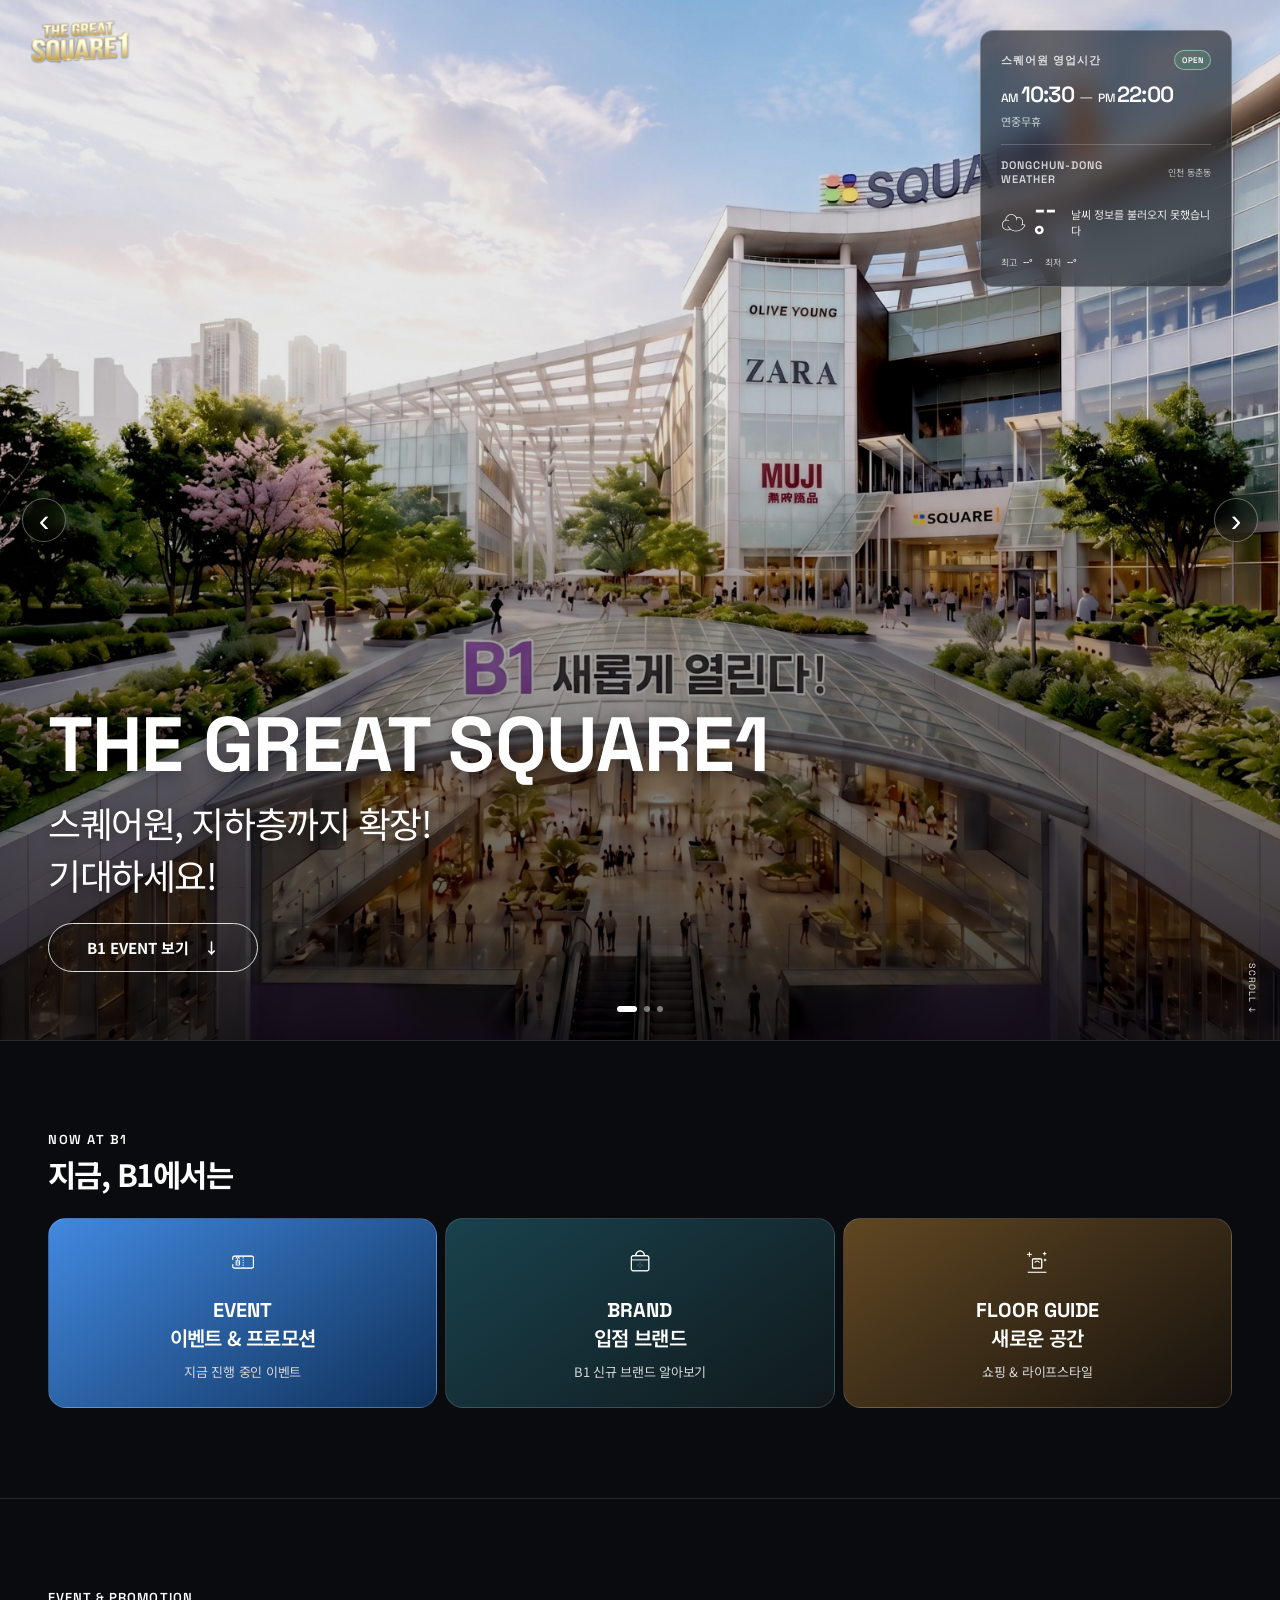
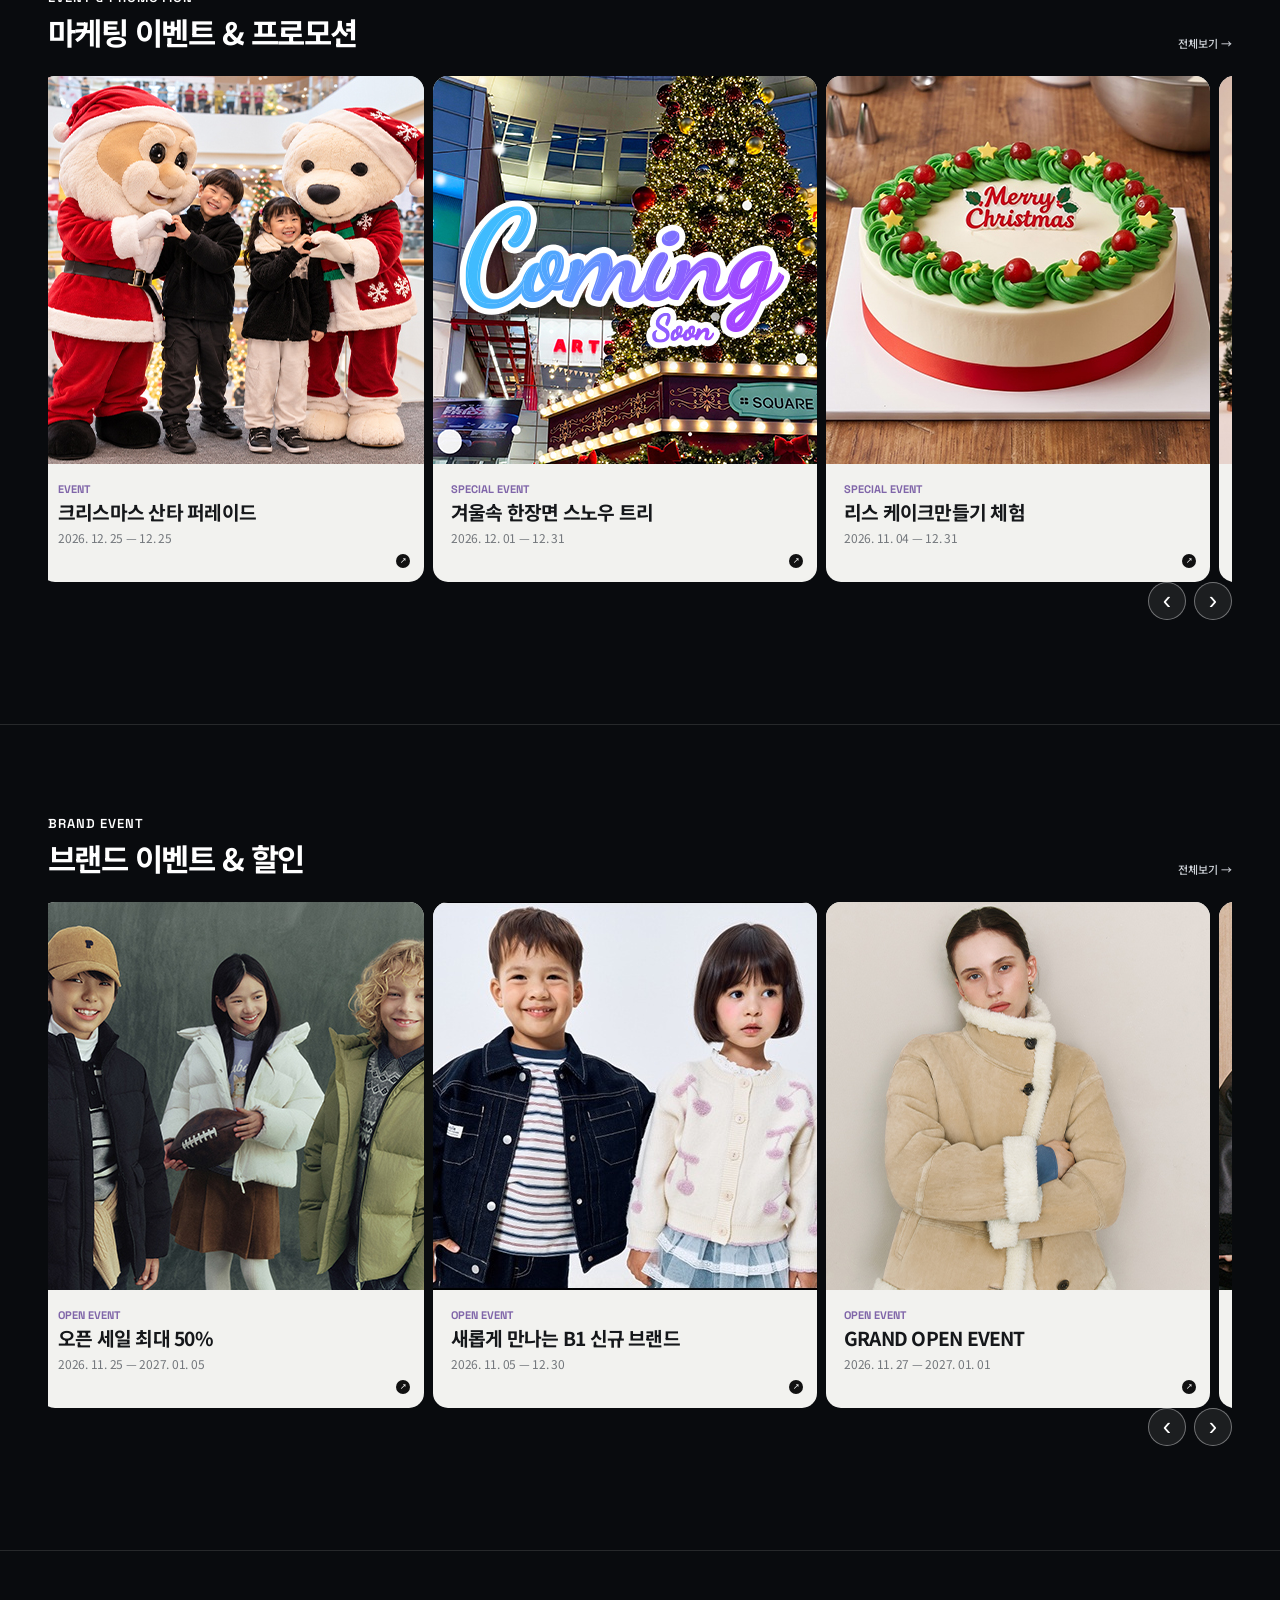
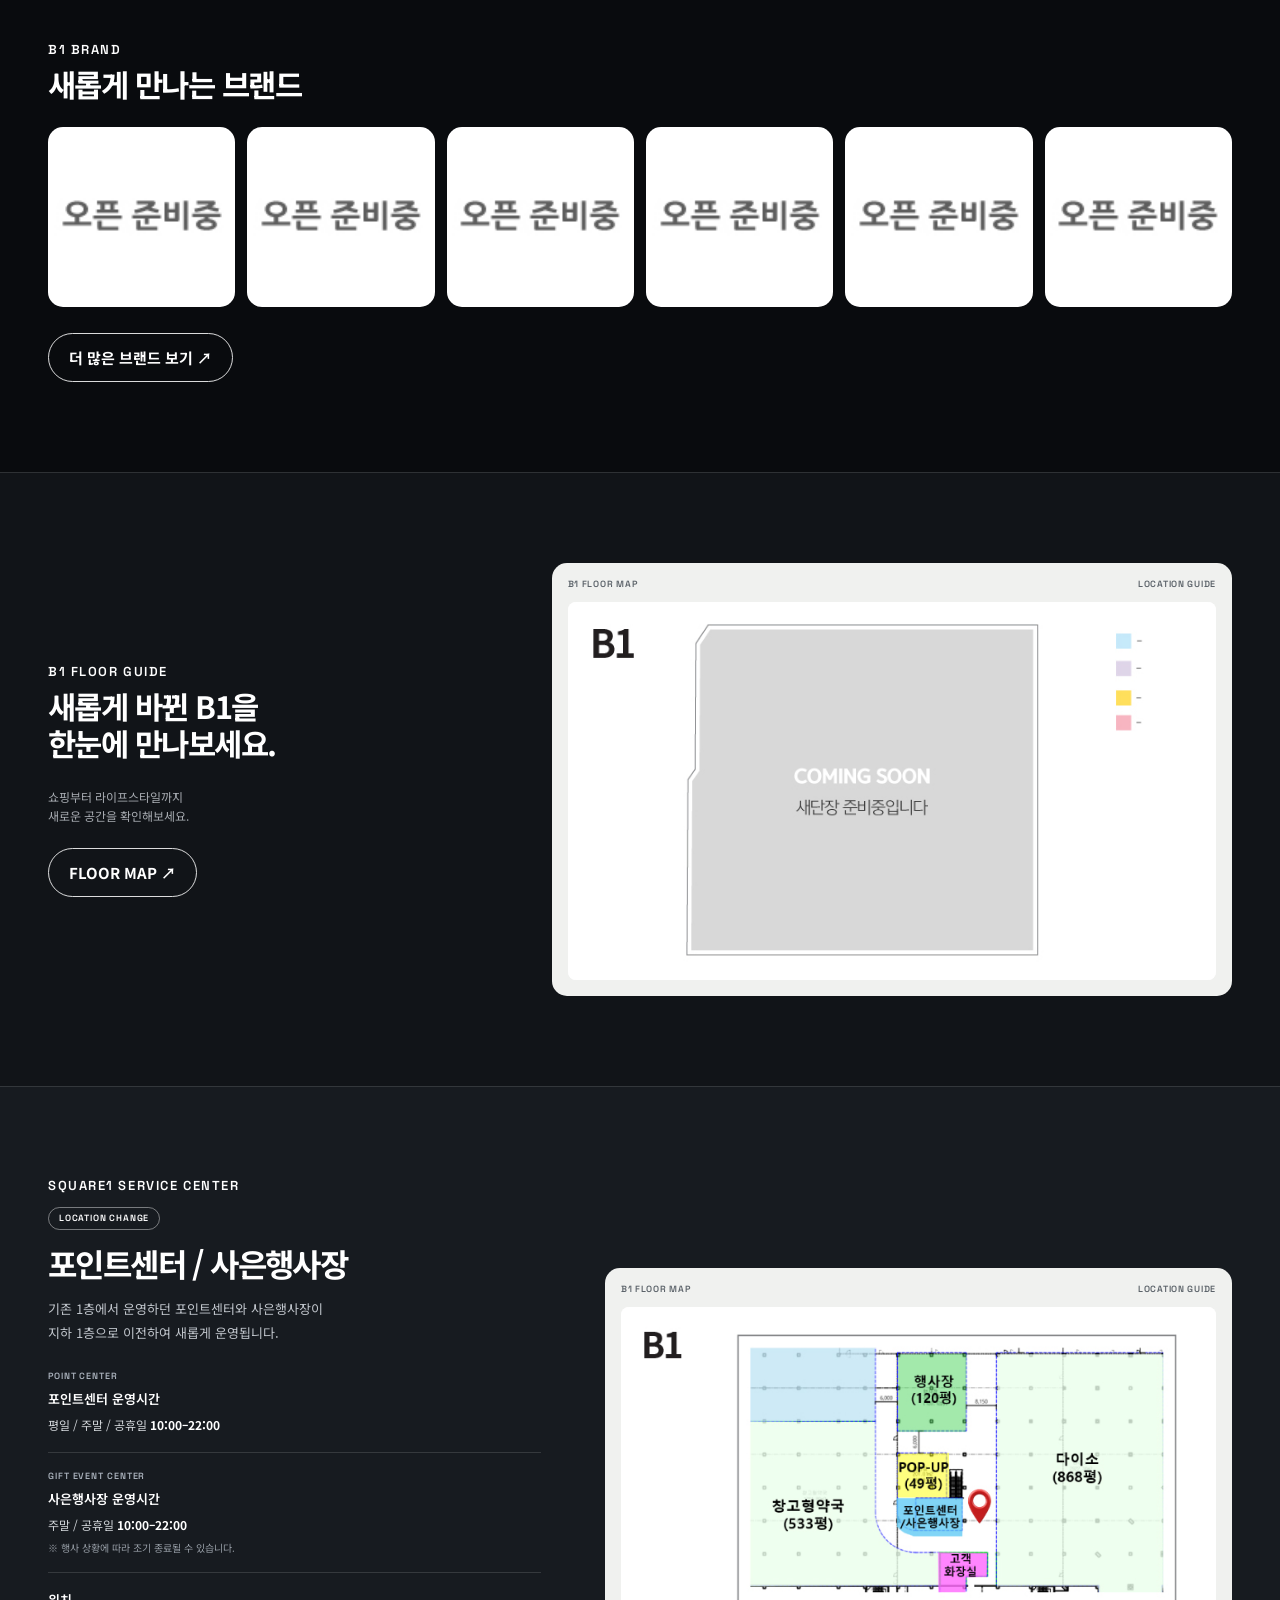
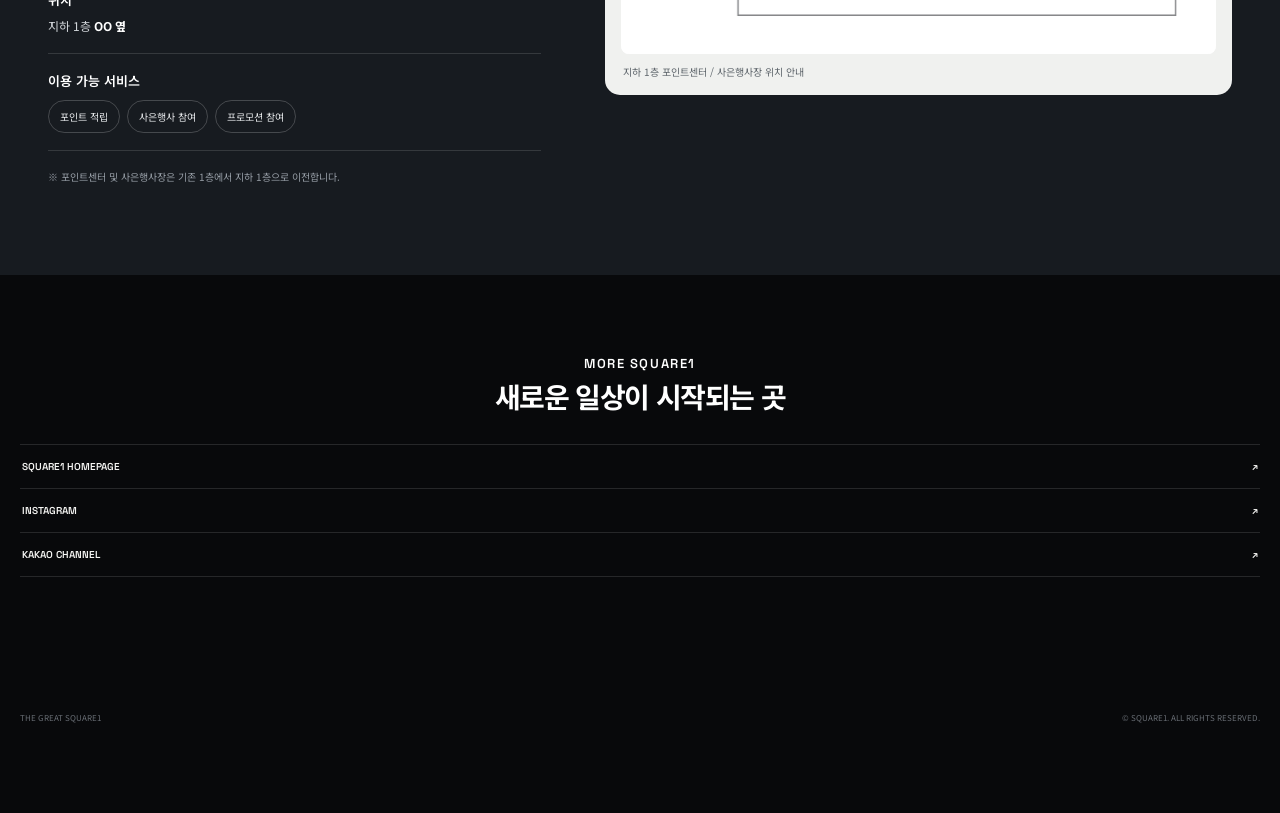
<file: index.html>
<!DOCTYPE html>
<html lang="ko">
<head>
<meta charset="UTF-8">
<meta name="viewport" content="width=device-width, initial-scale=1.0">
<title>THE GREAT SQUARE1 | B1</title>
<link rel="stylesheet" href="style.css">
</head>
<body>
<header class="topbar">
  <a class="mini-logo top-great-logo" href="#top"><img src="images/logo.png" alt="THE GREAT SQUARE1"></a>
</header>

<main id="top">
<section class="hero" id="hero">
  <div class="hero-slider" id="hero-slider" aria-label="THE GREAT SQUARE1 메인 배너"></div>

  <!-- V44: 메인 우측 상단 영업시간 / 동춘동 날씨 위젯 -->
  <aside class="hero-info-widget" aria-label="스퀘어원 운영시간 및 날씨">
    <div class="hero-business-info">
      <div class="widget-label-row">
        <span class="widget-eyebrow">스퀘어원 영업시간</span>
        <span class="business-status" id="business-status">TODAY</span>
      </div>
      <strong class="business-hours-time">
  <span class="time-period">AM</span>
  <span class="time-number">10:30</span>
  <i>—</i>
  <span class="time-period">PM</span>
  <span class="time-number">22:00</span>
</strong>
      <span class="widget-subcopy">연중무휴</span>
    </div>
    <div class="widget-divider"></div>
    <div class="hero-weather-info">
      <div class="widget-label-row">
        <span class="widget-eyebrow">DONGCHUN-DONG WEATHER</span>
        <span class="weather-location">인천 동춘동</span>
      </div>
      <div class="weather-main">
        <span class="weather-symbol" id="weather-symbol" aria-hidden="true">☁</span>
        <strong class="weather-temperature" id="weather-temperature">--°</strong>
        <span class="weather-description" id="weather-description">날씨 확인 중</span>
      </div>
      <div class="weather-range">
        <span>최고 <b id="weather-high">--°</b></span>
        <span>최저 <b id="weather-low">--°</b></span>
      </div>
    </div>
  </aside>
  <div class="hero-overlay"></div>
  <div class="hero-content">
    <h1 class="great-title" id="hero-title">THE GREAT SQUARE1</h1>
    <p class="main-copy" id="hero-copy">스퀘어원, 지하층까지 확장!<br>기대하세요!</p>
    <a class="primary-btn" href="#events">B1 EVENT 보기 <span>↓</span></a>
  </div>
  <button class="hero-arrow hero-prev" type="button" aria-label="이전 배너">‹</button>
  <button class="hero-arrow hero-next" type="button" aria-label="다음 배너">›</button>
  <div class="hero-dots" id="hero-dots" aria-label="배너 선택"></div>
  <div class="scroll-indicator">SCROLL ↓</div>
</section>

<section class="section">
  <p class="eyebrow">NOW AT B1</p>
  <h2>지금, B1에서는</h2>
  <div class="category-grid">
    <a class="category-card event-bg" href="#events"><b class="category-icon"><img src="images/icon-event.png" alt=""></b><strong>EVENT</strong><span>이벤트 & 프로모션</span><small>지금 진행 중인 이벤트</small></a>
    <a class="category-card brand-bg" href="#brands"><b class="category-icon"><img src="images/icon-brand.png" alt=""></b><strong>BRAND</strong><span>입점 브랜드</span><small>B1 신규 브랜드 알아보기</small></a>
    <a class="category-card life-bg" href="#floor"><b class="category-icon"><img src="images/icon-life.png" alt=""></b><strong>FLOOR GUIDE</strong><span>새로운 공간</span><small>쇼핑 & 라이프스타일</small></a>
  </div>
</section>

<section class="section event-section" id="events">
  <div class="heading-row event-heading-row"><div><p class="eyebrow event-heading-eyebrow">EVENT & PROMOTION</p><h2 class="event-heading-title">마케팅 이벤트 & 프로모션</h2></div><a class="event-all-link" href="events-marketing.html">전체보기 →</a></div>
  <div class="event-list" id="event-list-marketing"></div>
</section>

<section class="section event-section" id="brand-events">
  <div class="heading-row event-heading-row"><div><p class="eyebrow event-heading-eyebrow">BRAND EVENT</p><h2 class="event-heading-title">브랜드 이벤트 & 할인</h2></div><a class="event-all-link" href="events-brand.html">전체보기 →</a></div>
  <div class="event-list" id="event-list-brand"></div>
</section>

<section class="section" id="brands">
  <div class="heading-row brand-heading-row">
    <div><p class="eyebrow">B1 BRAND</p><h2>새롭게 만나는 브랜드</h2></div>
    <div class="brand-arrows" id="brand-arrows">
      <button type="button" class="brand-arrow brand-prev" aria-label="이전 브랜드">‹</button>
      <button type="button" class="brand-arrow brand-next" aria-label="다음 브랜드">›</button>
    </div>
  </div>
  <div class="brand-viewport" id="brand-viewport">
    <div class="brand-scroller" id="brand-scroller"></div>
  </div>
  <a class="outline-btn brand-floor-btn" href="https://www.square1.co.kr/store/category.php" target="_blank" rel="noopener noreferrer">더 많은 브랜드 보기 ↗</a>
</section>

<section class="section floor-section" id="floor">
  <div><p class="eyebrow">B1 FLOOR GUIDE</p><h2>새롭게 바뀐 B1을<br>한눈에 만나보세요.</h2><p class="desc">쇼핑부터 라이프스타일까지<br>새로운 공간을 확인해보세요.</p><a class="outline-btn" href="https://www.square1.co.kr/store/floor.php?Category=B1" target="_blank" rel="noopener noreferrer">
  FLOOR MAP ↗
</a></div>
<div class="service-center-map floor-map-frame">
  <div class="service-map-heading">
    <span>B1 FLOOR MAP</span>
    <span>LOCATION GUIDE</span>
  </div>
  <picture>
    <source media="(max-width: 767px)" srcset="images/floor-map-mobile.jpg">
    <img src="images/floor-map-pc.jpg" alt="스퀘어원 지하 1층 안내 도면">
  </picture>
</div>
</div>
</section>

<!-- V44: 포인트센터 / 사은행사장 B1 이전 안내 -->
<section class="section service-center-section" id="service-center">
  <div class="service-center-copy">
    <p class="eyebrow">SQUARE1 SERVICE CENTER</p>
    <span class="service-change-label">LOCATION CHANGE</span>
    <h2>포인트센터 / 사은행사장</h2>
    <p class="service-intro">기존 1층에서 운영하던 포인트센터와 사은행사장이<br>지하 1층으로 이전하여 새롭게 운영됩니다.</p>

    <div class="service-hours-group">
      <div class="service-info-block">
        <span class="service-info-label">POINT CENTER</span>
        <h3>포인트센터 운영시간</h3>
        <p>평일 / 주말 / 공휴일 <strong>10:00–22:00</strong></p>
      </div>
      <div class="service-info-block">
        <span class="service-info-label">GIFT EVENT CENTER</span>
        <h3>사은행사장 운영시간</h3>
        <p>주말 / 공휴일 <strong>10:00–22:00</strong></p>
        <small>※ 행사 상황에 따라 조기 종료될 수 있습니다.</small>
      </div>
    </div>

    <div class="service-location-block">
      <h3>위치</h3>
      <p>지하 1층 <strong>OO 옆</strong></p>
    </div>

    <div class="service-uses-block">
      <h3>이용 가능 서비스</h3>
      <ul>
        <li>포인트 적립</li>
        <li>사은행사 참여</li>
        <li>프로모션 참여</li>
      </ul>
    </div>
    <p class="service-notice">※ 포인트센터 및 사은행사장은 기존 1층에서 지하 1층으로 이전합니다.</p>
  </div>

  <div class="service-center-map">
    <div class="service-map-heading">
      <span>B1 FLOOR MAP</span>
      <span>LOCATION GUIDE</span>
    </div>
 <picture>
  <!-- 모바일 이미지 -->
  <source media="(max-width: 767px)"
          srcset="images/service-map-mobile.jpg">

  <!-- PC 이미지 -->
  <img src="images/service-map-pc.jpg"
       alt="포인트센터 및 사은행사장 안내">
</picture>
    <p class="service-map-caption">지하 1층 포인트센터 / 사은행사장 위치 안내</p>
  </div>
</section>

<section class="closing">
  <p class="eyebrow">MORE SQUARE1</p><h2>새로운 일상이 시작되는 곳</h2>
  <div class="closing-links" id="quick-links"><a data-quick-link="homepage" href="#" target="_blank" rel="noopener noreferrer">SQUARE1 HOMEPAGE <span>↗</span></a><a data-quick-link="instagram" href="#" target="_blank" rel="noopener noreferrer">INSTAGRAM <span>↗</span></a><a data-quick-link="kakao" href="#" target="_blank" rel="noopener noreferrer">KAKAO CHANNEL <span>↗</span></a></div>
</section>
</main>

<footer>THE GREAT SQUARE1 <span>© SQUARE1. ALL RIGHTS RESERVED.</span></footer>
<nav class="mobile-nav"><a class="active" href="#top"><span>⌂</span>HOME</a><a href="#events"><span>✦</span>EVENT</a><a href="#brands"><span>◫</span>BRAND</a><a href="#floor"><span>⌖</span>FLOOR</a><a href="#top"><span>•••</span>MORE</a></nav>
<script src="events.js"></script>
</body>
</html>
</file>
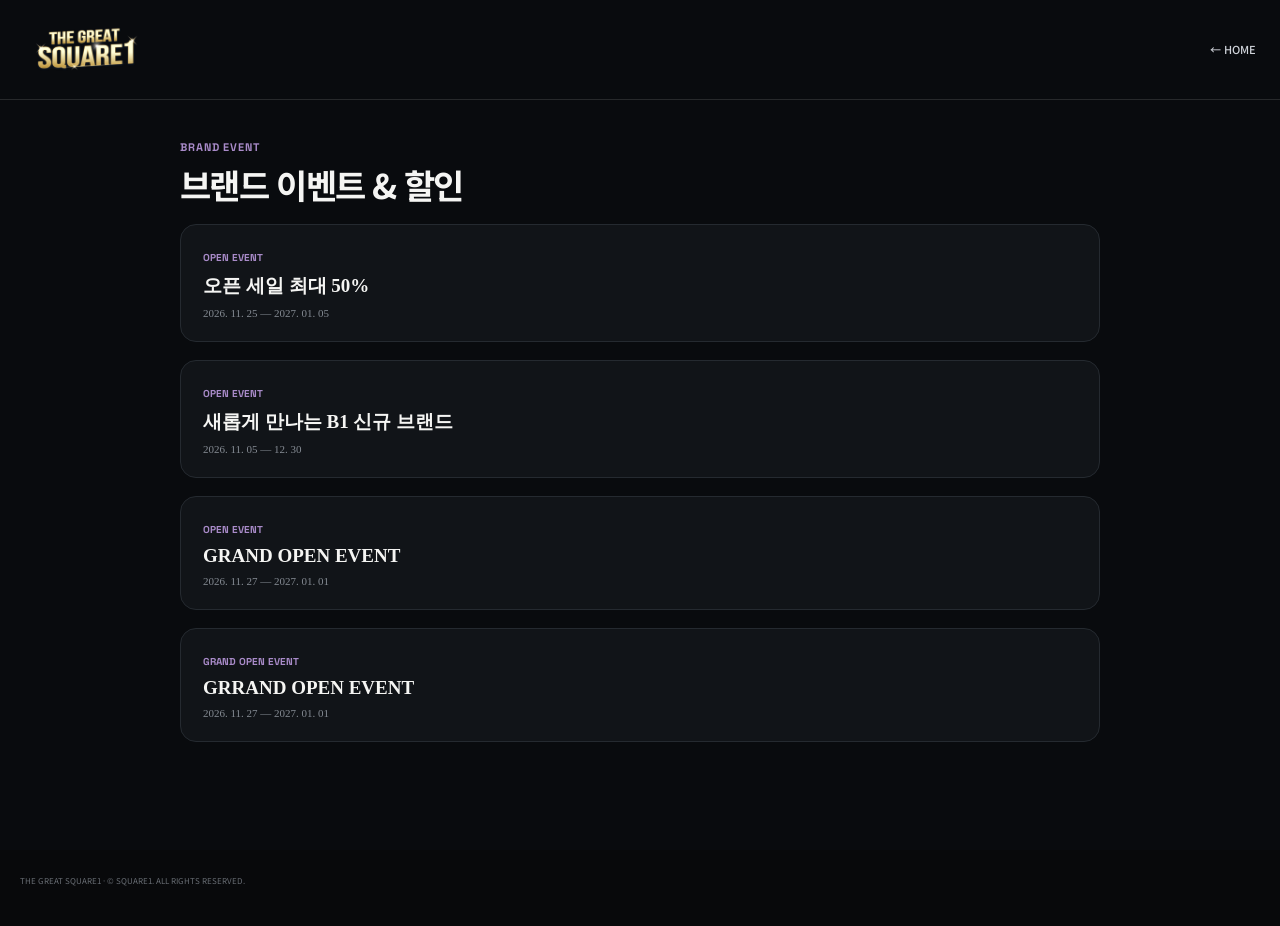
<file: events-brand.html>
<!DOCTYPE html>
<html lang="ko">
<head>
<meta charset="UTF-8">
<meta name="viewport" content="width=device-width, initial-scale=1.0">
<title>BRAND EVENT | THE GREAT SQUARE1</title>
<link rel="stylesheet" href="event-detail.css">
<style>
.list-card{display:block;margin:18px 0;padding:22px;border:1px solid #252a30;border-radius:16px;background:#111418}
.list-card small{font:700 10px "Space Grotesk";color:#a98bc9}
.list-card h2{margin:8px 0;font-size:19px}
.list-card p{margin:0;color:#858b93;font-size:11px}
</style>
</head>
<body>
<header class="page-top">
<a class="page-logo" href="index.html"><img src="images/logo.png" alt="THE GREAT SQUARE1"></a>
<a class="back" href="index.html">← HOME</a>
</header>
<main class="event-detail">
<p class="detail-label">BRAND EVENT</p>
<h1 class="detail-title">브랜드 이벤트 & 할인</h1>
<div id="event-list-brand-all"></div>
</main>
<footer>THE GREAT SQUARE1 · © SQUARE1. ALL RIGHTS RESERVED.</footer>
<script src="events.js"></script>
</body>
</html>
</file>
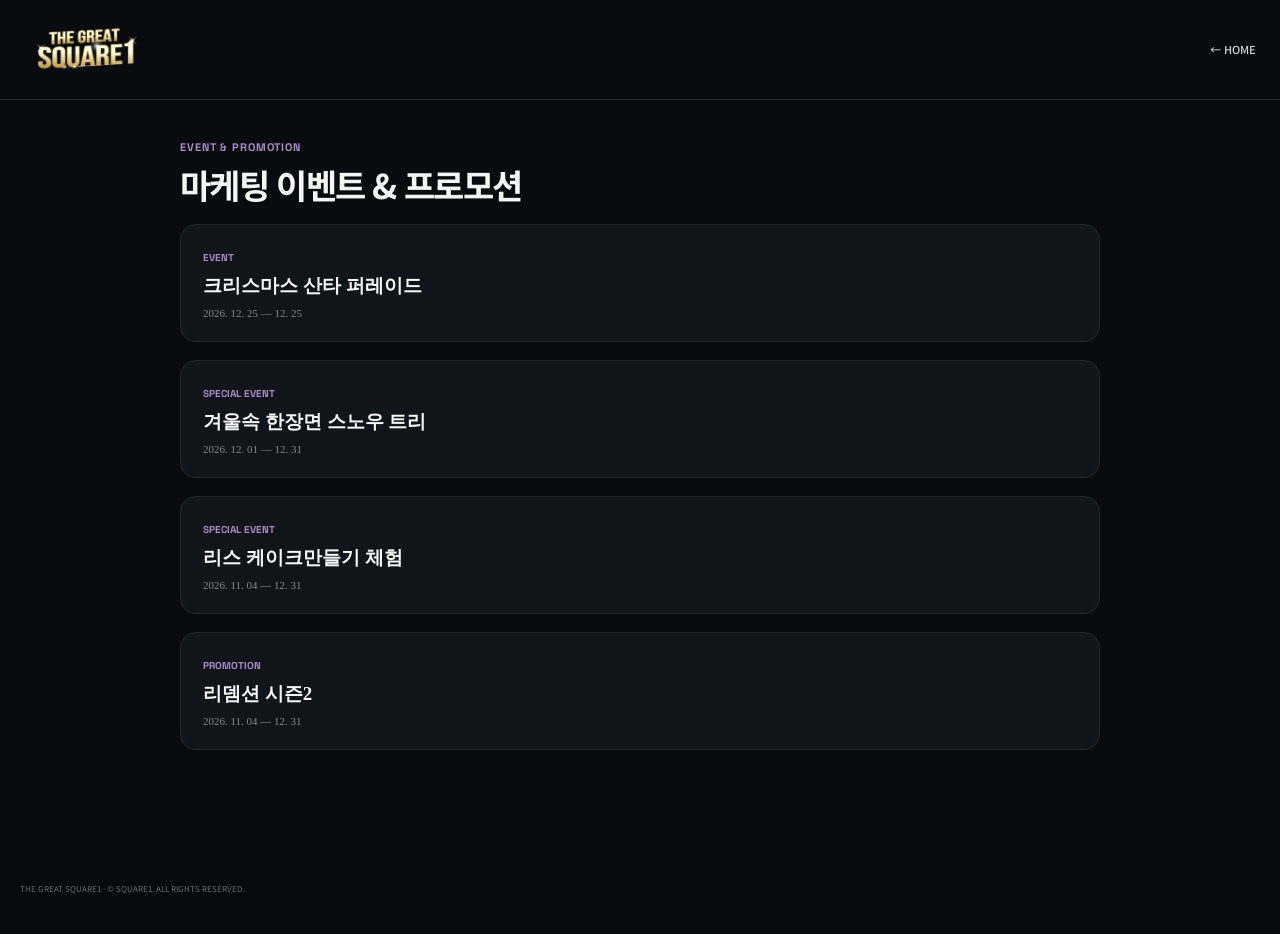
<file: events-marketing.html>
<!DOCTYPE html>
<html lang="ko">
<head>
<meta charset="UTF-8">
<meta name="viewport" content="width=device-width, initial-scale=1.0">
<title>EVENT & PROMOTION | THE GREAT SQUARE1</title>
<link rel="stylesheet" href="event-detail.css">
<style>
.list-card{display:block;margin:18px 0;padding:22px;border:1px solid #252a30;border-radius:16px;background:#111418}
.list-card small{font:700 10px "Space Grotesk";color:#a98bc9}
.list-card h2{margin:8px 0;font-size:19px}
.list-card p{margin:0;color:#858b93;font-size:11px}
</style>
</head>
<body>
<header class="page-top">
<a class="page-logo" href="index.html"><img src="images/logo.png" alt="THE GREAT SQUARE1"></a>
<a class="back" href="index.html">← HOME</a>
</header>
<main class="event-detail">
<p class="detail-label">EVENT & PROMOTION</p>
<h1 class="detail-title">마케팅 이벤트 & 프로모션</h1>
<div id="event-list-marketing-all"></div>
</main>
<footer>THE GREAT SQUARE1 · © SQUARE1. ALL RIGHTS RESERVED.</footer>
<script src="events.js"></script>
</body>
</html>
</file>
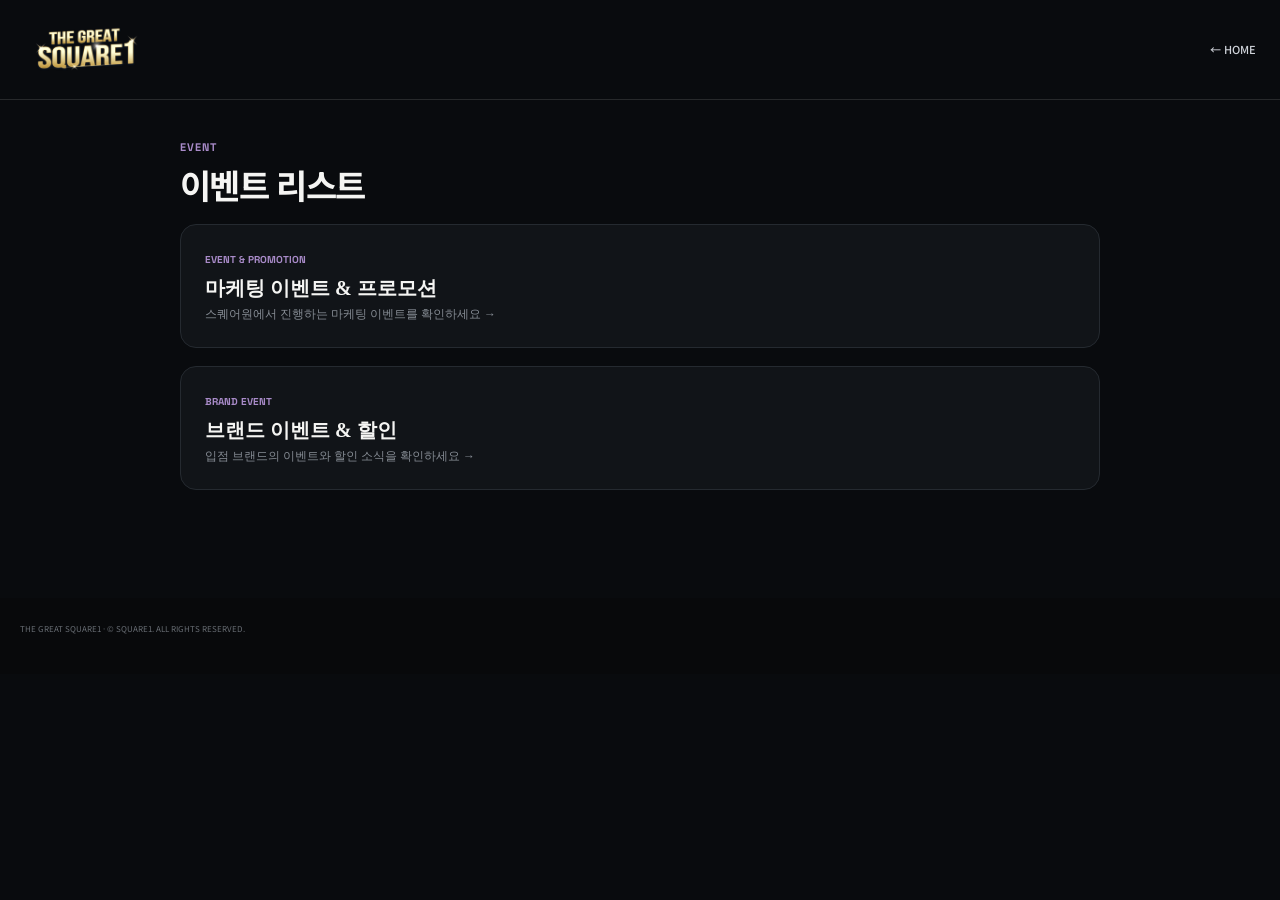
<file: events.html>
<!DOCTYPE html>
<html lang="ko">
<head>
<meta charset="UTF-8">
<meta name="viewport" content="width=device-width, initial-scale=1.0">
<title>EVENT | THE GREAT SQUARE1 B1</title>
<link rel="stylesheet" href="event-detail.css">
<style>
.category-link{display:block;margin:18px 0;padding:24px;border:1px solid #252a30;border-radius:16px;background:#111418}
.category-link small{font:700 10px "Space Grotesk";color:#a98bc9}
.category-link h2{margin:8px 0 4px;font-size:20px}
.category-link p{margin:0;color:#858b93;font-size:12px}
</style>
</head>
<body>
<header class="page-top">
<a class="page-logo" href="index.html"><img src="images/logo.png" alt="THE GREAT SQUARE1"></a>
<a class="back" href="index.html">← HOME</a>
</header>
<main class="event-detail">
<p class="detail-label">EVENT</p>
<h1 class="detail-title">이벤트 리스트</h1>
<a class="category-link" href="events-marketing.html">
  <small>EVENT & PROMOTION</small>
  <h2>마케팅 이벤트 & 프로모션</h2>
  <p>스퀘어원에서 진행하는 마케팅 이벤트를 확인하세요 →</p>
</a>
<a class="category-link" href="events-brand.html">
  <small>BRAND EVENT</small>
  <h2>브랜드 이벤트 & 할인</h2>
  <p>입점 브랜드의 이벤트와 할인 소식을 확인하세요 →</p>
</a>
</main>
<footer>THE GREAT SQUARE1 · © SQUARE1. ALL RIGHTS RESERVED.</footer>
</body>
</html>
</file>
<file: style.css>
@import url('https://fonts.googleapis.com/css2?family=Noto+Sans+KR:wght@400;500;600;700;800&family=Space+Grotesk:wght@400;500;600;700&display=swap');

/* =========================================================
   ⭐ 초보자용 수정 영역 — 여기 숫자/색상만 바꾸면 돼요!
   ========================================================= */
/* ⭐⭐⭐ 초보자용 수정 영역 — 이 부분만 수정하세요 ⭐⭐⭐ */
:root{
  /* 메인 비주얼 높이·이미지 위치는 events.js의 HERO_LAYOUT에서 관리합니다. */
  /* 아래 기존 HERO 변수는 구형 배경 이미지용이며, 현재 슬라이더에는 적용되지 않습니다. */
  --pc-height:1040px;
  --pc-x:50%;
  --pc-y:60%;
  --mobile-height:760px;
  --mobile-x:50%;
  --mobile-y:50%;

/* THE GREAT SQUARE1 */
  --great-title-weight:700;
  --great-title-size:clamp(48px,6vw,90px);
  --great-title-line-height:.85;
  --great-title-spacing:-0.01em;
  --great-title-color:#ffffff;
  --great-title-font:"Space Grotesk";
  --great-title-left:0px;
  --great-title-top:0px;

  /* 스퀘어원, 지하층까지 확장! + 기대하세요! */
  --main-copy-weight:400;
  --main-copy-size:clamp(22px,2.8vw,40px);
  --main-copy-spacing:-0.04em;
  --main-copy-color:#ffffff;
  --main-copy-font:"Noto Sans KR";
  --main-copy-left:0px;
  --main-copy-top:0px;

/* ⭐ HERO B1 EVENT 보기 버튼 */
  --hero-btn-size:clamp(12px,1.2vw,15px);
  --hero-btn-font:"Noto Sans KR";
  --hero-btn-spacing:0em;
  --hero-btn-color:#ffffff;
  --hero-btn-arrow-size:clamp(12px,1.2vw,15px);
  --hero-btn-width:clamp(150px,18vw,210px);
  --hero-btn-padding-y:clamp(10px,1.2vw,13px);
  --hero-btn-padding-x:clamp(16px,1.8vw,20px);
  --hero-btn-gap:clamp(8px,1.2vw,15px);
  --hero-btn-left:0px;
  --hero-btn-top:0px;

  /* ⭐ NOW AT B1 / 지금, B1에서는 */
  --now-eyebrow-size:clamp(12px,1.1vw,13px);
  --now-eyebrow-font:"Space Grotesk";
  --now-eyebrow-spacing:0.12em;
  --now-eyebrow-color:#ffffff;

  --now-title-size:clamp(26px,2.4vw,36px);
  --now-title-font:"Noto Sans KR";
  --now-title-spacing:-0.05em;
  --now-title-color:#ffffff;

  /* ⭐ 카테고리 카드 공통 */
  --category-icon-size:clamp(28px,3vw,34px);      /* 픽토그램 크기 */
  --category-icon-top:10px;       /* 아이콘 상하 위치 */

  /* 카드의 영어 제목: EVENT / BRAND / FOOD & LIFE */
  --category-name-size:clamp(15px,1.8vw,20px);
  --category-name-font:"Space Grotesk";
  --category-name-spacing:0em;
  --category-name-color:#ffffff;
  --category-name-top:-5px;

  /* 카드의 한글 제목: 이벤트 & 프로모션 / 새로운 브랜드 / 새로운 공간 */
  --category-sub-size:clamp(15px,1.8vw,20px);
  --category-sub-font:"Noto Sans KR";
  --category-sub-spacing:-0.03em;
  --category-sub-color:#ffffff;
  --category-sub-top:-5px;

  /* 카드의 설명: 지금 진행 중인 이벤트 / B1 신규 브랜드 알아보기 / 쇼핑 & 라이프스타일 */
  --category-desc-size:clamp(11px,1.2vw,13px);
  --category-desc-font:"Noto Sans KR";
  --category-desc-spacing:-0.02em;
  --category-desc-color:#d5d7dc;
  --category-desc-top:0px;

  /* ⭐ 카드 글씨 전체를 위/아래로 이동 */
  --category-content-top:-10px;

  /* 카테고리 카드 배경색 - 여기의 색상 코드만 바꾸면 됩니다 */
  --event-bg-1:#4289e0;
  --event-bg-2:#0e3059;
  --brand-bg-1:#19424d;
  --brand-bg-2:#10191c;
  --life-bg-1:#604722;
  --life-bg-2:#17120d;


  /* =========================================================
     ⭐ B1 FLOOR GUIDE 수정 영역
     ========================================================= */

  /* FLOOR GUIDE 설명 글씨 */
  --floor-desc-size:clamp(11px,1.1vw,12px);
  --floor-desc-line-height:1.6;

  /* FLOOR MAP 버튼 글씨 */
  --floor-btn-size:clamp(12px,1.2vw,15px);

  /* ========================================================= */

  /* =========================================================
     ⭐ EVENT & PROMOTION 섹션 수정 영역
     ========================================================= */

  /* 섹션 전체 */
  --event-section-padding-top:90px;
  --event-section-padding-bottom:90px;

  /* 상단 작은 영문: EVENT & PROMOTION */
  --event-heading-eyebrow-size:clamp(12px,1.1vw,13px);
  --event-heading-eyebrow-font:"Space Grotesk";
  --event-heading-eyebrow-weight:600;
  --event-heading-eyebrow-spacing:0.08em;
  --event-heading-eyebrow-color:#ffffff;
  --event-heading-eyebrow-left:0px;
  --event-heading-eyebrow-top:0px;

  /* 큰 한글 제목: 지금 진행 중인 이벤트 */
  --event-heading-title-size:clamp(24px,2.5vw,32px);
  --event-heading-title-font:"Noto Sans KR";
  --event-heading-title-weight:700;
  --event-heading-title-spacing:-0.05em;
  --event-heading-title-color:#ffffff;
  --event-heading-title-left:0px;
  --event-heading-title-top:0px;

  /* 오른쪽 전체보기 */
  --event-all-size:clamp(10px,1vw,11px);
  --event-all-font:"Noto Sans KR";
  --event-all-weight:500;
  --event-all-spacing:0em;
  --event-all-color:#cfd3d9;
  --event-all-left:0px;
  --event-all-top:0px;

  /* 카드 박스 */
  --event-card-radius:15px;
  --event-card-gap:9px;

  /* ===== ⭐ EVENT 카드 썸네일 이미지 ===== */
  --event-thumb-height:388px;
  --event-thumb-fit:cover;
  --event-thumb-x:50%;
  --event-thumb-y:50%;
  --event-thumb-scale:1;
  --event-thumb-radius:15px;
  --event-card-bg:#f2f2ef;
  --event-card-border-width:0px;
  --event-card-border-color:transparent;

  /* 카드 이미지 영역 */
  --event-image-width:40%;
  --event-image-height:300px;
  --event-image-position-x:50%;
  --event-image-position-y:50%;
  --event-image-scale:1;
  --event-image-bg:#333333;

  /* 카드 텍스트 영역 */
  --event-text-padding-top:18px;
  --event-text-padding-right:18px;
  --event-text-padding-bottom:18px;
  --event-text-padding-left:18px;
  --event-text-left:0px;
  --event-text-top:0px;

  /* 카드 작은 분류: EVENT / OPEN EVENT / SPECIAL EVENT */
  --event-card-label-size:clamp(9px,1vw,11px);
  --event-card-label-font:"Space Grotesk";
  --event-card-label-weight:700;
  --event-card-label-spacing:0em;
  --event-card-label-color:#8066a9;
  --event-card-label-left:0px;
  --event-card-label-top:0px;

  /* 카드 제목 */
  --event-card-title-size:clamp(16px,1.5vw,20px);
  --event-card-title-font:"Noto Sans KR";
  --event-card-title-weight:700;
  --event-card-title-spacing:-0.04em;
  --event-card-title-color:#15171a;
  --event-card-title-left:0px;
  --event-card-title-top:0px;

  /* 카드 날짜 */
  --event-card-date-size:clamp(10px,1.1vw,12px);
  --event-card-date-font:"Noto Sans KR";
  --event-card-date-weight:400;
  --event-card-date-spacing:-0.02em;
  --event-card-date-color:#73777c;
  --event-card-date-left:0px;
  --event-card-date-top:0px;

  /* 카드 오른쪽 화살표 */
  --event-card-arrow-size:14px;
  --event-card-arrow-bg:#111111;
  --event-card-arrow-color:#ffffff;
  --event-card-arrow-left:0px;
  --event-card-arrow-top:0px;
  /* size = 원형 버튼 크기 / bg = 원형 배경 / color = 화살표 색상 / left·top = 위치 미세조정 */

  /* 카드 전체 위치 */
  --event-cards-left:0px;
  --event-cards-top:0px;

  /* ========================================================= */

  /* THE GREAT SQUARE1 로고 */
  --great-logo-width:120px;
  --logo-left:-30px;
  --logo-top:-15px;
}

/* ========================================================= */

*{box-sizing:border-box}
html{scroll-behavior:smooth}
body{margin:0;background:#090b0e;color:#f5f5f3;font-family:"Noto Sans KR",sans-serif}
a{color:inherit;text-decoration:none}

.topbar{position:absolute;z-index:5;top:0;left:0;right:0;padding:20px 22px;display:flex;justify-content:space-between;align-items:flex-start}
.top-great-logo{display:block;width:min(34vw,var(--great-logo-width));transform:translate(var(--logo-left),var(--logo-top))}
.top-great-logo img{display:block;width:100%;height:auto}
.mini-logo{font:700 18px/1 "Space Grotesk";letter-spacing:-.06em}.mini-logo span{display:block;font-size:7px;letter-spacing:.12em;margin-top:4px}


.hero{height:var(--pc-height);position:relative;display:flex;align-items:flex-end;overflow:hidden}
.hero-image{position:absolute;inset:0;background-image:url("images/main-pc.jpg");background-size:cover;background-position:var(--pc-x) var(--pc-y)}
/* V39 메인 이미지·영상 슬라이더 */
.hero-slider{position:absolute;inset:0;z-index:0;overflow:hidden;touch-action:pan-y;cursor:grab}
.hero-slider.is-dragging{cursor:grabbing}
.hero-slide{position:absolute;inset:0;opacity:0;visibility:hidden;transition:opacity .65s ease;pointer-events:none}
.hero-slide.is-active{opacity:1;visibility:visible;pointer-events:auto}
.hero-media,.hero-video-fallback-wrap{position:absolute;inset:0;width:100%;height:100%;display:block}
.hero-media{object-fit:cover;object-position:center center}
.hero-video-fallback-wrap img{width:100%;height:100%;object-fit:cover;object-position:center center}
.hero-video{background:#090b0e}
.hero-arrow{z-index:4}
.hero-dots{z-index:4}

.hero-overlay{position:absolute;z-index:1;inset:0;background:linear-gradient(180deg,rgba(0,0,0,.08) 0%,rgba(0,0,0,.10) 40%,rgba(0,0,0,.78) 100%)}
.hero-content{position:relative;z-index:2;padding:0 24px 68px;width:100%}
.great-title{
  margin:0;
  transform:translate(var(--great-title-left),var(--great-title-top));
  font-family:var(--great-title-font);
    font-size:var(--great-title-size);
    font-weight:var(--great-title-weight);
    line-height:var(--great-title-line-height);
  letter-spacing:var(--great-title-spacing);
  color:var(--great-title-color);
  text-shadow:0 3px 16px rgba(0,0,0,.35);
}
.main-copy{
  margin:18px 0 22px;
  transform:translate(var(--main-copy-left),var(--main-copy-top));
  font-family:var(--main-copy-font);
    font-size:var(--main-copy-size);
    font-weight:var(--main-copy-weight);
    line-height:1.45;
  letter-spacing:var(--main-copy-spacing);
  color:var(--main-copy-color);
  text-shadow:0 2px 10px rgba(0,0,0,.4);
}
.primary-btn,.outline-btn{display:inline-flex;align-items:center;gap:var(--hero-btn-gap);border:1px solid rgba(255,255,255,.85);border-radius:999px;padding:var(--hero-btn-padding-y) var(--hero-btn-padding-x);font-size:var(--hero-btn-size);font-family:var(--hero-btn-font);font-weight:700;letter-spacing:var(--hero-btn-spacing);color:var(--hero-btn-color);transform:translate(var(--hero-btn-left),var(--hero-btn-top))}
.primary-btn{min-width:var(--hero-btn-width);justify-content:center}
.primary-btn span{font-size:var(--hero-btn-arrow-size);line-height:1}
.scroll-indicator{position:absolute;right:22px;bottom:26px;z-index:3;writing-mode:vertical-rl;font:9px "Space Grotesk";letter-spacing:.12em}

.section{padding:64px 20px;border-top:1px solid rgba(255,255,255,.12)}.eyebrow{margin:0 0 8px;font:600 var(--now-eyebrow-size) var(--now-eyebrow-font);letter-spacing:var(--now-eyebrow-spacing);color:var(--now-eyebrow-color)}.section h2,.closing h2{margin:0 0 25px;font-size:var(--now-title-size);font-family:var(--now-title-font);line-height:1.2;letter-spacing:var(--now-title-spacing);color:var(--now-title-color)}
 .category-grid{display:grid;grid-template-columns:repeat(3,1fr);gap:8px}
.category-card{min-height:190px;border:1px solid rgba(255,255,255,.13);border-radius:18px;padding:16px 8px;display:flex;flex-direction:column;justify-content:flex-end;text-align:center;overflow:hidden}
.category-card b.category-icon{
  font-size:0;
  color:inherit;
  margin-bottom:auto;
  transform:translateY(var(--category-icon-top));
  display:flex;
  align-items:flex-start;
  justify-content:center;
}
.category-card b.category-icon img{
  display:block;
  width:var(--category-icon-size);
  height:var(--category-icon-size);
  object-fit:contain;
  filter:none;
}
.category-card strong{
  transform:translateY(calc(var(--category-content-top) + var(--category-name-top)));
  font:700 var(--category-name-size) var(--category-name-font);
  letter-spacing:var(--category-name-spacing);
  color:var(--category-name-color);
}
.category-card span{
  transform:translateY(calc(var(--category-content-top) + var(--category-sub-top)));
  font:600 var(--category-sub-size) var(--category-sub-font);
  letter-spacing:var(--category-sub-spacing);
  color:var(--category-sub-color);
}
.category-card small{
  margin-top:6px;
  transform:translateY(calc(var(--category-content-top) + var(--category-desc-top)));
  color:var(--category-desc-color);
  font:400 var(--category-desc-size)/1.4 var(--category-desc-font);
  letter-spacing:var(--category-desc-spacing)
}
.event-bg{background:linear-gradient(145deg,var(--event-bg-1),var(--event-bg-2))}
.brand-bg{background:linear-gradient(145deg,var(--brand-bg-1),var(--brand-bg-2))}
.life-bg{background:linear-gradient(145deg,var(--life-bg-1),var(--life-bg-2))}

.heading-row{display:flex;justify-content:space-between;align-items:end;margin-bottom:25px}.heading-row h2{margin:0}.heading-row>a{font-size:11px;color:#cfd3d9}
.event-list{display:grid;gap:var(--event-card-gap)}.event-card{display:grid;grid-template-columns:40% 1fr auto;min-height:112px;background:var(--event-card-bg);color:#15171a;border-radius:var(--event-card-radius);overflow:hidden;align-items:center}.event-card img{width:100%;height:100%;min-height:112px;object-fit:var(--event-thumb-fit);object-position:var(--event-thumb-x) var(--event-thumb-y);background:var(--event-image-bg)}.event-card-text{padding:var(--event-text-padding-top) var(--event-text-padding-right) var(--event-text-padding-bottom) var(--event-text-padding-left);transform:translate(var(--event-text-left),var(--event-text-top))}.event-card-text small{color:var(--event-card-label-color);font-family:var(--event-card-label-font);font-size:var(--event-card-label-size);font-weight:var(--event-card-label-weight);letter-spacing:var(--event-card-label-spacing);display:block;transform:translate(var(--event-card-label-left),var(--event-card-label-top))}.event-card-text h3{font-size:var(--event-card-title-size);line-height:1.3;margin:4px 0;color:var(--event-card-title-color);font-family:var(--event-card-title-font);font-weight:var(--event-card-title-weight);letter-spacing:var(--event-card-title-spacing);transform:translate(var(--event-card-title-left),var(--event-card-title-top))}.event-card-text p{margin:0;color:var(--event-card-date-color);font-family:var(--event-card-date-font);font-size:var(--event-card-date-size);font-weight:var(--event-card-date-weight);letter-spacing:var(--event-card-date-spacing);transform:translate(var(--event-card-date-left),var(--event-card-date-top))}.event-card>b{margin-right:10px;width:var(--event-card-arrow-size);height:var(--event-card-arrow-size);border-radius:50%;background:var(--event-card-arrow-bg);color:var(--event-card-arrow-color);display:grid;place-items:center;font-size:calc(var(--event-card-arrow-size) * .48);line-height:1}
.brand-scroller{display:flex;gap:9px;overflow-x:auto;scrollbar-width:none;margin-right:-20px;padding-right:20px}.brand-scroller::-webkit-scrollbar{display:none}.brand-card{min-width:140px;height:125px;border-radius:15px;background:#f4f4f1;overflow:hidden}.brand-card img{width:100%;height:100%;object-fit:cover;background:#eee}
.floor-section{background:#111418}.floor-section .desc{color:#a7abb1;font-size:var(--floor-desc-size);line-height:var(--floor-desc-line-height);margin:0 0 22px}.floor-section .outline-btn{font-size:var(--floor-btn-size)}.
/* ⭐ B1 FLOOR MAP - PC / MOBILE */
.floor-map{
  margin-top:28px;
  width:100%;
  max-width:900px;
  margin-left:auto;
  margin-right:auto;
  border-radius:20px;
  overflow:hidden;
  background:#171a1e;
}

.floor-map picture{
  display:block;
  width:100%;
}

.floor-map img{
  display:block;
  width:100%;
  height:auto;
  object-fit:contain;
  background:#171a1e;
}

/* 모바일 이미지 */
@media(max-width:767px){
  .floor-map{
    max-width:100%;
  }
}
.closing{padding:80px 20px 110px;text-align:center;background:#08090b}.closing h2{font-size:28px;margin-bottom:30px}.closing-links{display:grid;text-align:left}.closing-links a{display:flex;justify-content:space-between;padding:15px 2px;border-top:1px solid rgba(255,255,255,.12);font:600 10px "Space Grotesk"}.closing-links a:last-child{border-bottom:1px solid rgba(255,255,255,.12)}
footer{padding:25px 20px 90px;color:#686d74;background:#08090b;font-size:8px;display:flex;justify-content:space-between}.mobile-nav{position:fixed;z-index:20;bottom:0;left:0;right:0;height:64px;background:rgba(8,9,11,.95);backdrop-filter:blur(18px);border-top:1px solid rgba(255,255,255,.12);display:grid;grid-template-columns:repeat(5,1fr)}.mobile-nav a{display:flex;flex-direction:column;align-items:center;justify-content:center;gap:3px;color:#8d9299;font:600 7px "Space Grotesk"}.mobile-nav a span{font-size:16px}.mobile-nav a.active{color:#fff}

@media(min-width:768px){
  .hero{height:var(--pc-height)}.hero-image{background-position:var(--pc-x) var(--pc-y);background-size:cover}.hero-content{padding-left:48px}.topbar{padding:28px 48px}.top-great-logo{width:min(26vw,var(--great-logo-width))}.section{padding:90px 48px}.section h2{font-size:var(--now-title-size)}.event-list{grid-template-columns:repeat(3,1fr)}.event-card{display:block}.event-card img{width:100%;height:var(--event-image-height);min-height:0}.event-card>b{display:grid}.brand-card{min-width:220px;height:180px}.floor-section{display:grid;grid-template-columns:.8fr 1.2fr;gap:50px;align-items:center}.floor-map{margin-top:0}.mobile-nav{display:none}
}


@media (max-width:899px){.hero{height:var(--hero-mobile-height)}.hero-image{background-image:url("images/main-mobile.jpg");background-position:var(--hero-mobile-position-x) var(--hero-mobile-position-y)}}


@media (max-width:899px){
  .hero{
    height:var(--mobile-height);
  }
  .hero-picture img{
    object-position:var(--mobile-x) var(--mobile-y);
  }
}


/* ⭐ 모바일 메인 이미지 — PC와 독립적으로 적용 */
@media (max-width:899px){
  .hero{height:var(--mobile-height);}
  .hero-image{
    background-image:url("images/main-mobile.jpg");
    background-position:var(--mobile-x) var(--mobile-y);
    background-size:cover;
  }
}


/* ===== 카테고리 카드 배경색 적용 ===== */
.event-bg{
  background:linear-gradient(145deg,var(--event-bg-1),var(--event-bg-2)) !important;
}
.brand-bg{
  background:linear-gradient(145deg,var(--brand-bg-1),var(--brand-bg-2)) !important;
}
.life-bg{
  background:linear-gradient(145deg,var(--life-bg-1),var(--life-bg-2)) !important;
}


/* =========================================================
   ⭐ EVENT & PROMOTION 섹션 — 상단 설정값 연결
   ========================================================= */
.event-section{
  padding-top:var(--event-section-padding-top);
  padding-bottom:var(--event-section-padding-bottom);
}
.event-empty{
  margin:0;
  padding:28px 16px;
  border:1px solid rgba(255,255,255,.10);
  border-radius:15px;
  color:#9da2a9;
  background:rgba(255,255,255,.035);
  text-align:center;
  font-size:12px;
}

.event-heading-row{
  transform:translate(var(--event-cards-left),0);
}

.event-heading-eyebrow{
  font-family:var(--event-heading-eyebrow-font);
  font-size:var(--event-heading-eyebrow-size);
  font-weight:var(--event-heading-eyebrow-weight);
  letter-spacing:var(--event-heading-eyebrow-spacing);
  color:var(--event-heading-eyebrow-color);
  transform:translate(var(--event-heading-eyebrow-left),var(--event-heading-eyebrow-top));
}

.event-heading-title{
  margin:0 0 25px;
  font-family:var(--event-heading-title-font);
  font-size:var(--event-heading-title-size);
  font-weight:var(--event-heading-title-weight);
  line-height:1.2;
  letter-spacing:var(--event-heading-title-spacing);
  color:var(--event-heading-title-color);
  transform:translate(var(--event-heading-title-left),var(--event-heading-title-top));
}

.event-all-link{
  font-family:var(--event-all-font);
  font-size:var(--event-all-size);
  font-weight:var(--event-all-weight);
  letter-spacing:var(--event-all-spacing);
  color:var(--event-all-color);
  transform:translate(var(--event-all-left),var(--event-all-top));
}

.event-cards{
  gap:var(--event-card-gap);
  transform:translate(var(--event-cards-left),var(--event-cards-top));
}

.event-card{
  position:relative;
  border-radius:var(--event-card-radius);
  background:var(--event-card-bg);
  border:var(--event-card-border-width) solid var(--event-card-border-color);
}

.event-card img{
  width:var(--event-image-width);
  height:var(--event-image-height);
  object-position:var(--event-image-position-x) var(--event-image-position-y);
  transform:scale(var(--event-image-scale));
  transform-origin:center;
  background:var(--event-image-bg);
}

.event-card-text{
  padding:var(--event-text-padding-top) var(--event-text-padding-right) var(--event-text-padding-bottom) var(--event-text-padding-left);
  transform:translate(var(--event-text-left),var(--event-text-top));
}

.event-card-text small{
  color:var(--event-card-label-color);
  font-family:var(--event-card-label-font);
  font-size:var(--event-card-label-size);
  font-weight:var(--event-card-label-weight);
  letter-spacing:var(--event-card-label-spacing);
  transform:translate(var(--event-card-label-left),var(--event-card-label-top));
  display:block;
}

.event-card-text h3{
  color:var(--event-card-title-color);
  font-family:var(--event-card-title-font);
  font-size:var(--event-card-title-size);
  font-weight:var(--event-card-title-weight);
  line-height:1.3;
  letter-spacing:var(--event-card-title-spacing);
  transform:translate(var(--event-card-title-left),var(--event-card-title-top));
}

.event-card-text p{
  color:var(--event-card-date-color);
  font-family:var(--event-card-date-font);
  font-size:var(--event-card-date-size);
  font-weight:var(--event-card-date-weight);
  letter-spacing:var(--event-card-date-spacing);
  transform:translate(var(--event-card-date-left),var(--event-card-date-top));
}

.event-card>b{
  position:absolute;
  z-index:3;
  width:var(--event-card-arrow-size);
  height:var(--event-card-arrow-size);
  margin:0;
  border-radius:50%;
  display:grid;
  place-items:center;
  font-size:calc(var(--event-card-arrow-size) * .48);
  line-height:1;
  background:var(--event-card-arrow-bg);
  color:var(--event-card-arrow-color);
  transform:translate(var(--event-card-arrow-left),var(--event-card-arrow-top));
  right:14px;
  bottom:14px;
}

/* PC에서는 이미지/텍스트가 위아래 카드 구조가 되므로 이미지 폭은 100% */
@media(min-width:768px){
  .event-card{
    display:block;
    overflow:hidden;
  }
  .event-card img{
    width:100%;
    height:var(--event-thumb-height);
  }
  .event-card-text{
    min-height:118px;
  }
  .event-card>b{
    display:grid;
  }
}

/* 모바일에서는 이미지 + 텍스트 가로 카드 */
@media(max-width:767px){
  .event-card{
    display:grid;
    grid-template-columns:40% 1fr auto;
    align-items:center;
  }
  .event-card img{
    width:100%;
    height:112px;
    min-height:112px;
  }
  .event-card-text{
    padding:var(--event-text-padding-top) var(--event-text-padding-right) var(--event-text-padding-bottom) var(--event-text-padding-left);
  }
}


/* =====================================================
   ⭐ EVENT 카드 썸네일 이미지 수정 영역
   카드 이미지와 상세페이지 이미지는 서로 다른 파일을 사용합니다.
   카드: images/event01-thumb.jpg
   상세: images/event01.jpg
   ===================================================== */
.event-card{overflow:hidden;}
.event-card > img{
  width:100%;
  height:var(--event-thumb-height);
  min-height:0;
  object-fit:var(--event-thumb-fit);
  object-position:var(--event-thumb-x) var(--event-thumb-y);
  transform:scale(var(--event-thumb-scale));
  display:block;
}
@media(max-width:767px){
  .event-card > img{
    height:var(--event-thumb-height);
    min-height:0;
  }
}
@media(min-width:768px){
  .event-card > img{height:var(--event-thumb-height);}
}

/* =========================================================
   V34 — AUTO RESPONSIVE / MOBILE EVENT CARD
   ========================================================= */

/* =========================================================
   V34 — AUTO RESPONSIVE / MOBILE EVENT CARD
   =========================================================
   ⭐ 글씨/버튼/간격은 clamp()로 화면 크기에 따라 자동 조절합니다.
   ⭐ PC와 모바일 메인 이미지는 기존처럼 별도 파일을 사용합니다.
   ⭐ 모바일 이벤트 카드는 사진 위 / 텍스트 아래 구조입니다.
*/

@media (max-width:767px){
  /* 화면 크기에 따라 섹션 제목과 카드 글씨가 자연스럽게 줄어듭니다. */
  .section{padding-left:clamp(18px,5vw,24px);padding-right:clamp(18px,5vw,24px)}
  .hero-content{padding-left:clamp(22px,5vw,32px);padding-right:clamp(22px,5vw,32px);padding-bottom:clamp(54px,10vw,78px)}
  .great-title{font-size:var(--great-title-size);line-height:clamp(.88,1vw,.95)}
  .main-copy{font-size:var(--main-copy-size);margin-top:clamp(14px,3vw,18px);margin-bottom:clamp(18px,4vw,24px);line-height:1.35}
  .primary-btn{min-width:var(--hero-btn-width)}

  /* NOW AT B1 카테고리 */
  .category-grid{gap:clamp(6px,2vw,10px)}
  .category-card{min-height:clamp(180px,50vw,220px);padding:clamp(12px,3vw,16px) clamp(6px,2vw,10px)}
  .category-card strong,.category-card span,.category-card small{word-break:keep-all;overflow-wrap:normal}
  .category-card strong{font-size:var(--category-name-size)}
  .category-card span{font-size:var(--category-sub-size);line-height:1.25}
  .category-card small{font-size:var(--category-desc-size);line-height:1.4}

  /* ⭐ 이벤트 카드: 모바일에서도 사진 위 / 텍스트 아래 */
  .event-list{gap:clamp(12px,3vw,18px)}
  .event-card{
    display:block !important;
    min-height:0;
    width:100%;
    overflow:hidden;
  }
  .event-card > img{
    display:block;
    width:100%;
    height:auto !important;
    min-height:0 !important;
    aspect-ratio:auto;
    object-fit:contain !important;
    object-position:center;
    transform:none;
    background:#eee;
  }
  .event-card-text{
    padding:clamp(18px,5vw,28px) clamp(18px,5vw,28px) clamp(42px,9vw,56px);
    transform:none;
  }
  .event-card-text small{font-size:var(--event-card-label-size);line-height:1.2}
  .event-card-text h3{font-size:var(--event-card-title-size);line-height:1.35;margin:6px 0 8px;word-break:keep-all}
  .event-card-text p{font-size:var(--event-card-date-size);line-height:1.4}
  .event-card>b{right:14px;bottom:14px}

  /* 하단 고정 메뉴가 마지막 콘텐츠를 가리지 않도록 여유 공간 확보 */
  main{padding-bottom:80px}
}

@media (min-width:768px){
  .event-card > img{width:100%;height:var(--event-thumb-height);object-fit:var(--event-thumb-fit)}
}


/* =========================================================
   V35 — HERO IMAGE + VIDEO CAROUSEL
   ========================================================= */
.hero-slider{
  position:absolute;
  inset:0;
  z-index:0;
  overflow:hidden;
  cursor:grab;
  touch-action:pan-y;
}
.hero-slider.is-dragging{cursor:grabbing}
.hero-slide{
  position:absolute;
  inset:0;
  opacity:0;
  visibility:hidden;
  transition:opacity .55s ease;
}
.hero-slide.is-active{
  opacity:1;
  visibility:visible;
}
.hero-slide picture,
.hero-slide .hero-media{
  position:absolute;
  inset:0;
  width:100%;
  height:100%;
  display:block;
}
.hero-slide .hero-media{
  object-fit:cover;
  object-position:center;
}
.hero-video-fallback{z-index:0}
.hero-video{z-index:1}
.hero-slide picture{z-index:1}
.hero-overlay{z-index:2;pointer-events:none}
.hero-content{z-index:4}
.hero-arrow{
  position:absolute;
  z-index:5;
  top:50%;
  width:44px;
  height:44px;
  border:1px solid rgba(255,255,255,.35);
  border-radius:50%;
  background:rgba(0,0,0,.22);
  color:#fff;
  font-size:32px;
  line-height:1;
  display:grid;
  place-items:center;
  cursor:pointer;
  transform:translateY(-50%);
  backdrop-filter:blur(8px);
}
.hero-prev{left:22px}
.hero-next{right:22px}
.hero-dots{
  position:absolute;
  z-index:5;
  left:50%;
  bottom:28px;
  transform:translateX(-50%);
  display:flex;
  gap:7px;
}
.hero-dot{
  width:6px;
  height:6px;
  padding:0;
  border:0;
  border-radius:50%;
  background:rgba(255,255,255,.45);
  cursor:pointer;
}
.hero-dot.is-active{background:#fff;width:20px;border-radius:999px}
@media(max-width:767px){
  .hero-arrow{width:34px;height:34px;font-size:25px}
  .hero-prev{left:10px}
  .hero-next{right:10px}
  .hero-dots{bottom:18px}
}

/* =========================================================
   V35 — BRAND ONE-BY-ONE CAROUSEL
   ========================================================= */
.brand-heading-row{align-items:center}
.brand-arrows{display:none;gap:6px}
.brand-arrow{
  width:34px;
  height:34px;
  border:1px solid rgba(255,255,255,.2);
  border-radius:50%;
  background:transparent;
  color:#fff;
  font-size:23px;
  line-height:1;
  display:grid;
  place-items:center;
  cursor:pointer;
}
.brand-viewport{overflow:hidden}
.brand-scroller{
  display:flex;
  gap:12px;
  overflow-x:auto;
  scrollbar-width:none;
  margin:0;
  padding:0 0 4px;
  scroll-behavior:smooth;
}
.brand-scroller::-webkit-scrollbar{display:none}
.brand-card{
  flex:0 0 calc((100% - 60px)/6);
  min-width:0;
  height:180px;
  border-radius:15px;
}
.brand-card img{object-fit:cover}
.brand-floor-btn{
  margin-top:22px;
  text-decoration:none;
}
@media(max-width:767px){
  .brand-scroller{
    gap:10px;
    overflow-x:auto;
    scroll-snap-type:x proximity;
    -webkit-overflow-scrolling:touch;
  }
  .brand-card{
    flex-basis:72vw;
    height:180px;
    scroll-snap-align:start;
  }
}

/* =========================================================
   V35 — TIMES NOW STYLE EVENT CAROUSEL
   ========================================================= */
.event-list{display:block !important}
.event-carousel-viewport{
  width:100%;
  overflow-x:auto;
  overflow-y:hidden;
  scrollbar-width:none;
  cursor:grab;
  -webkit-overflow-scrolling:touch;
}
.event-carousel-viewport::-webkit-scrollbar{display:none}
.event-carousel-viewport.is-dragging{cursor:grabbing}
.event-carousel-track{
  display:flex;
  gap:var(--event-card-gap);
  width:max-content;
}
.event-carousel-track .event-card{
  flex:0 0 clamp(280px,30vw,420px);
  width:clamp(280px,30vw,420px);
  min-height:0;
}
.event-carousel-track .event-card > img{
  width:100%;
  height:var(--event-thumb-height);
  object-fit:var(--event-thumb-fit);
}
@media(max-width:767px){
  .event-carousel-viewport{
    overflow-x:auto;
    cursor:grab;
    scroll-snap-type:x proximity;
  }
  .event-carousel-track{gap:12px}
  .event-carousel-track .event-card{
    flex:0 0 82vw;
    width:82vw;
    scroll-snap-align:start;
  }
  .event-carousel-track .event-card > img{
    height:auto !important;
    min-height:0 !important;
    aspect-ratio:auto;
    object-fit:contain !important;
  }
}

/* =========================================================
   V35 — EVENT DETAIL VIDEO
   ========================================================= */
.detail-video{
  display:block;
  width:100%;
  max-width:1200px;
  height:auto;
  margin:0 auto 36px;
  border-radius:18px;
  background:#08090b;
}

/* V37 — PC 이벤트 캐러셀 화살표 / 드래그 / 자동 이동 */
.event-carousel-shell{position:relative;width:100%}
.event-carousel-controls{display:flex;justify-content:flex-end;gap:8px;margin:0 0 14px}
.event-carousel-arrow{display:grid;place-items:center;width:38px;height:38px;padding:0;border:1px solid rgba(255,255,255,.38);border-radius:50%;background:rgba(255,255,255,.08);color:#fff;font:400 25px/1 Arial,sans-serif;cursor:pointer;transition:background .2s ease,border-color .2s ease,transform .2s ease}
.event-carousel-arrow:disabled{opacity:.35;cursor:not-allowed;transform:none}
.event-carousel-arrow:hover{background:rgba(255,255,255,.2);border-color:rgba(255,255,255,.8);transform:translateY(-1px)}
.event-carousel-viewport{width:100%;overflow-x:auto;overflow-y:hidden;scrollbar-width:none;cursor:grab;-webkit-overflow-scrolling:touch;user-select:none}
.event-carousel-viewport::-webkit-scrollbar{display:none}
.event-carousel-viewport.is-dragging{cursor:grabbing}
.event-carousel-track{display:flex;gap:var(--event-card-gap);width:max-content}
.event-carousel-track .event-card{flex:0 0 clamp(280px,30vw,420px);width:clamp(280px,30vw,420px)}
@media(max-width:767px){
  .event-carousel-controls{display:none}
  .event-carousel-track .event-card[data-carousel-clone="true"]{display:none}
  .event-carousel-viewport{cursor:grab;scroll-snap-type:x proximity}
  .event-carousel-track{gap:12px}
  .event-carousel-track .event-card{flex:0 0 82vw;width:82vw;scroll-snap-align:start}
}


/* V39: FLOOR MAP은 원본 비율로 전체 표시하고 잘라내지 않습니다. */
.floor-map picture,.floor-map picture source{display:block}
.floor-map img{width:100%;height:auto;max-width:100%;object-fit:contain;object-position:center}
@media(max-width:767px){.floor-map{max-width:100%;border-radius:14px}.floor-map img{height:auto}}


/* =========================================================
   V44 UPDATE — 메인 슬로우 줌 / 크로스페이드 / 정보 위젯
   ========================================================= */
.hero-slide{
  transition:opacity 1.15s ease, visibility 1.15s ease;
}
.hero-slide[data-type="image"].is-active .hero-media{
  animation:heroSlowZoom 6s ease-out both;
  transform-origin:center center;
}
@keyframes heroSlowZoom{
  from{transform:scale(1);}
  to{transform:scale(1.065);}
}
.hero-content.is-revealing{
  animation:heroContentReveal 1.4s cubic-bezier(.2,.65,.25,1) both;
}
@keyframes heroContentReveal{
  from{opacity:0;transform:translate3d(0,16px,0);}
  to{opacity:1;transform:translate3d(0,0,0);}
}

/* 우측 상단 영업시간 / 동춘동 날씨 */
.hero-info-widget{
  position:absolute;
  z-index:6;
  top:30px;
  right:48px;
  width:252px;
  padding:19px 20px 17px;
  color:#fff;
  background:rgba(12,15,19,.58);
  border:1px solid rgba(255,255,255,.24);
  border-radius:13px;
  backdrop-filter:blur(14px);
  -webkit-backdrop-filter:blur(14px);
  box-shadow:0 8px 30px rgba(0,0,0,.12);
}
.widget-label-row{display:flex;align-items:center;justify-content:space-between;gap:8px}
.widget-eyebrow{font:600 11px/1.3 "Space Grotesk",sans-serif;letter-spacing:.09em;color:rgba(255,255,255,.78)}
.business-status{font:600 8px/1 "Space Grotesk",sans-serif;letter-spacing:.06em;color:#fff;border:1px solid rgba(255,255,255,.55);border-radius:20px;padding:5px 7px}
.business-status.is-open{background:rgba(91,164,125,.28);border-color:rgba(165,225,190,.65)}
.business-status.is-closed{background:rgba(120,120,120,.22)}
.business-hours-time{
  display:flex;
  align-items:baseline;
  margin-top:10px;
  font-family:"Space Grotesk",sans-serif;
  white-space:nowrap;
  letter-spacing:-.045em;
}

.business-hours-time .time-period{
  font-size:12px;
  font-weight:500;
  margin-right:3px;
}

.business-hours-time .time-number{
  font-size:22px;
  font-weight:600;
}

.business-hours-time i{
  font-size:16px;
  font-style:normal;
  font-weight:400;
  opacity:.7;
  padding:0 5px;
}.widget-subcopy{display:block;margin-top:5px;font-size:11px;color:rgba(255,255,255,.7)}
.widget-divider{height:1px;background:rgba(255,255,255,.2);margin:15px 0 13px}
.weather-location{font-size:9px;color:rgba(255,255,255,.68);white-space:nowrap}
.weather-main{display:flex;align-items:center;gap:8px;margin-top:8px;min-height:35px}
.weather-symbol{font-size:25px;line-height:1}
.weather-temperature{font:600 27px/1 "Space Grotesk",sans-serif;letter-spacing:-.05em}
.weather-description{font-size:11px;color:rgba(255,255,255,.88)}
.weather-range{display:flex;gap:12px;margin-top:7px;font-size:9px;color:rgba(255,255,255,.7)}
.weather-range b{font-weight:600;color:#fff;margin-left:3px}

/* 포인트센터 / 사은행사장 이전 안내 */
.service-center-section{
  display:grid;
  grid-template-columns:minmax(0,.88fr) minmax(0,1.12fr);
  align-items:center;
  gap:clamp(32px,5vw,76px);
  background:#171b20;
}
.service-center-copy{min-width:0}
.service-change-label{
  display:inline-block;
  margin:0 0 13px;
  padding:6px 10px;
  border:1px solid rgba(255,255,255,.42);
  border-radius:30px;
  font:600 9px/1 "Space Grotesk",sans-serif;
  letter-spacing:.09em;
  color:#fff;
}
.service-center-copy h2{margin:0 0 14px!important;font-size:clamp(25px,2.5vw,34px)!important;line-height:1.25!important}
.service-intro{margin:0 0 27px;color:#c0c5cb;font-size:13px;line-height:1.8;word-break:keep-all}
.service-hours-group{display:grid;gap:18px}
.service-info-block,.service-location-block,.service-uses-block{padding-bottom:17px;border-bottom:1px solid rgba(255,255,255,.13)}
.service-info-label{display:block;margin-bottom:7px;font:600 9px/1.2 "Space Grotesk",sans-serif;letter-spacing:.1em;color:#aab2bc}
.service-info-block h3,.service-location-block h3,.service-uses-block h3{margin:0 0 7px;color:#fff;font-size:13px;font-weight:600}
.service-info-block p,.service-location-block p{margin:0;color:#d2d6da;font-size:12px;line-height:1.7}
.service-info-block p strong,.service-location-block p strong{color:#fff;font-weight:700}
.service-info-block small{display:block;margin-top:4px;color:#969da5;font-size:10px}
.service-location-block,.service-uses-block{margin-top:17px}
.service-uses-block ul{display:flex;flex-wrap:wrap;gap:7px;margin:10px 0 0;padding:0;list-style:none}
.service-uses-block li{padding:8px 11px;border:1px solid rgba(255,255,255,.2);border-radius:30px;color:#e6e8ea;font-size:10px}
.service-notice{margin:18px 0 0;color:#969da5;font-size:10px;line-height:1.6}
.service-center-map{min-width:0;padding:16px;background:#f0f1ef;border-radius:15px;color:#222}
.service-map-heading{display:flex;justify-content:space-between;gap:10px;margin-bottom:12px;font:600 9px/1.2 "Space Grotesk",sans-serif;letter-spacing:.08em;color:#5b6269}
.service-center-map picture{display:block;width:100%;overflow:hidden;border-radius:8px;background:#fff}
.service-center-map img{display:block;width:100%;height:auto;object-fit:contain}
.service-map-caption{margin:10px 2px 0;color:#5e656b;font-size:10px}

/* 모바일 정보 위젯 및 서비스 안내 */
@media(max-width:899px){
  .hero-info-widget{
    top:82px;
    right:14px;
    width:174px;
    padding:12px 12px 11px;
    border-radius:10px;
  }
  .widget-eyebrow{font-size:7px}
  .business-status{font-size:7px;padding:4px 6px}
  .business-hours-time{font-size:19px;margin-top:8px}
  .widget-subcopy{font-size:9px}
  .widget-divider{margin:10px 0 9px}
  .weather-location{font-size:8px}
  .weather-main{gap:6px;margin-top:6px;min-height:28px}
  .weather-symbol{font-size:20px}
  .weather-temperature{font-size:23px}
  .weather-description{font-size:9px}
  .weather-range{font-size:8px;gap:9px;margin-top:5px}
}
@media(max-width:767px){
  .service-center-section{display:block;padding:58px 20px}
  .service-center-copy h2{font-size:25px!important}
  .service-intro{font-size:12px}
  .service-center-map{margin-top:30px;padding:11px}
}
@media(prefers-reduced-motion:reduce){
  .hero-slide[data-type="image"].is-active .hero-media,
  .hero-content.is-revealing{animation:none!important}
  .hero-slide{transition:opacity .2s ease,visibility .2s ease}
}
</file>
<file: event-detail.css>
@import url('https://fonts.googleapis.com/css2?family=Noto+Sans+KR:wght@400;500;600;700;800&family=Space+Grotesk:wght@400;500;600;700&display=swap');

:root{
  /* ===== 상세페이지 기본 ===== */
  --detail-bg:#090b0e;
  --detail-text:#f5f5f3;
  --detail-max-width:960px;

  /* ===== 상단 ===== */
  --detail-logo-width:120px;
  --detail-header-padding-y:20px;
  --detail-header-padding-x:24px;
  --detail-back-size:11px;
  --detail-back-font:"Noto Sans KR";
  --detail-back-weight:500;
  --detail-back-spacing:0em;
  --detail-back-color:#cfd3d9;

  /* ===== 이벤트 분류 ===== */
  --detail-label-size:11px;
  --detail-label-font:"Space Grotesk";
  --detail-label-weight:700;
  --detail-label-spacing:.08em;
  --detail-label-color:#a98bc9;

  /* ===== 이벤트 제목 ===== */
  --detail-title-size:34px;
  --detail-title-font:"Noto Sans KR";
  --detail-title-weight:700;
  --detail-title-spacing:-.05em;
  --detail-title-color:#f5f5f3;
  --detail-title-line-height:1.25;

  /* ===== 날짜 ===== */
  --detail-date-size:12px;
  --detail-date-font:"Noto Sans KR";
  --detail-date-weight:400;
  --detail-date-spacing:0em;
  --detail-date-color:#858b93;

  /* ===== 이벤트 메인 이미지 ===== */
  /* ★ height:auto + contain = 이미지 원본 비율 유지 */
  --detail-image-width:100%;
  --detail-image-max-width:960px;
  --detail-image-radius:18px;
  --detail-image-margin-top:0px;
  --detail-image-margin-bottom:0px;
  --detail-image-left:0px;
  --detail-image-top:0px;
  --detail-image-bg:#25272a;

  /* ===== 본문 ===== */
  --detail-copy-size:14px;
  --detail-copy-font:"Noto Sans KR";
  --detail-copy-weight:400;
  --detail-copy-spacing:0em;
  --detail-copy-color:#d9dce0;
  --detail-copy-line-height:1.9;
  --detail-copy-margin-top:30px;

  /* ===== 이벤트 정보 ===== */
  --detail-info-bg:#111418;
  --detail-info-border:#252a30;
  --detail-info-radius:16px;
  --detail-info-padding:24px;
  --detail-info-title-size:16px;
  --detail-info-title-weight:700;
  --detail-info-title-color:#f5f5f3;
  --detail-info-text-size:12px;
  --detail-info-text-weight:400;
  --detail-info-text-color:#aeb3ba;
  --detail-info-text-line-height:1.8;

  /* ===== 하단 네비게이션 ===== */
  --detail-button-size:12px;
  --detail-button-font:"Noto Sans KR";
  --detail-button-weight:500;
  --detail-button-color:#f5f5f3;
  --detail-button-border:#666b72;
  --detail-button-radius:999px;
  --detail-button-padding-y:12px;
  --detail-button-padding-x:18px;
}

*{box-sizing:border-box}
html{scroll-behavior:smooth}
body{margin:0;background:var(--detail-bg);color:var(--detail-text)}
a{text-decoration:none;color:inherit}

.page-top{
  padding:var(--detail-header-padding-y) var(--detail-header-padding-x);
  display:flex;justify-content:space-between;align-items:center;
  border-bottom:1px solid rgba(255,255,255,.12)
}
.page-logo{width:var(--detail-logo-width)}
.page-logo img{display:block;width:100%;height:auto}
.back{
  font-family:var(--detail-back-font);
  font-size:var(--detail-back-size);
  font-weight:var(--detail-back-weight);
  letter-spacing:var(--detail-back-spacing);
  color:var(--detail-back-color)
}

.event-detail{
  max-width:var(--detail-max-width);
  margin:0 auto;
  padding:40px 20px 90px
}
.detail-label{
  margin:0 0 10px;
  font-family:var(--detail-label-font);
  font-size:var(--detail-label-size);
  font-weight:var(--detail-label-weight);
  letter-spacing:var(--detail-label-spacing);
  color:var(--detail-label-color)
}
.detail-title{
  margin:0 0 12px;
  font-family:var(--detail-title-font);
  font-size:var(--detail-title-size);
  font-weight:var(--detail-title-weight);
  line-height:var(--detail-title-line-height);
  letter-spacing:var(--detail-title-spacing);
  color:var(--detail-title-color)
}
.detail-date{
  margin:0 0 28px;
  font-family:var(--detail-date-font);
  font-size:var(--detail-date-size);
  font-weight:var(--detail-date-weight);
  letter-spacing:var(--detail-date-spacing);
  color:var(--detail-date-color)
}

/* ★ 이벤트 포스터 전체가 보이도록 원본 비율 유지 */
.detail-hero{
  display:block;
  width:var(--detail-image-width);
  max-width:var(--detail-image-max-width);
  height:auto;
  aspect-ratio:auto;
  object-fit:contain;
  border-radius:var(--detail-image-radius);
  background:var(--detail-image-bg);
  margin:var(--detail-image-margin-top) auto var(--detail-image-margin-bottom);
  transform:translate(var(--detail-image-left),var(--detail-image-top))
}

.detail-copy{
  margin-top:var(--detail-copy-margin-top);
  font-family:var(--detail-copy-font);
  font-size:var(--detail-copy-size);
  font-weight:var(--detail-copy-weight);
  letter-spacing:var(--detail-copy-spacing);
  line-height:var(--detail-copy-line-height);
  color:var(--detail-copy-color)
}
.detail-copy p{margin:0 0 18px}

.detail-box{
  padding:var(--detail-info-padding);
  background:var(--detail-info-bg);
  border:1px solid var(--detail-info-border);
  border-radius:var(--detail-info-radius);
  margin-top:30px
}
.detail-box h2{
  margin:0 0 12px;
  font-family:"Noto Sans KR";
  font-size:var(--detail-info-title-size);
  font-weight:var(--detail-info-title-weight);
  color:var(--detail-info-title-color)
}
.detail-box p{
  margin:0;
  font-family:"Noto Sans KR";
  font-size:var(--detail-info-text-size);
  font-weight:var(--detail-info-text-weight);
  line-height:var(--detail-info-text-line-height);
  color:var(--detail-info-text-color)
}

.detail-actions{
  display:flex;flex-wrap:wrap;gap:10px;margin-top:30px
}
.detail-btn{
  padding:var(--detail-button-padding-y) var(--detail-button-padding-x);
  border:1px solid var(--detail-button-border);
  border-radius:var(--detail-button-radius);
  font-family:var(--detail-button-font);
  font-size:var(--detail-button-size);
  font-weight:var(--detail-button-weight);
  color:var(--detail-button-color)
}
.event-nav{
  display:flex;justify-content:space-between;gap:10px;
  margin-top:16px
}
.event-nav .detail-btn{flex:1;text-align:center}

footer{
  padding:25px 20px 40px;
  background:#08090b;
  color:#686d74;
  font:8px "Noto Sans KR"
}

@media(max-width:767px){
  .event-detail{padding:30px 16px 70px}
  .detail-title{font-size:27px}
  .detail-hero{
    width:100%;
    max-width:100%;
    height:auto;
    aspect-ratio:auto;
    object-fit:contain
  }
  .event-nav{display:grid}
}

.detail-info-text{display:flex;flex-direction:column;gap:4px}
.detail-info-row{display:flex;gap:10px;line-height:1.8}
.detail-info-row strong{flex:0 0 auto;font-weight:500;color:#d9dce0}
.detail-info-row span{color:var(--detail-info-text-color)}
@media(max-width:767px){.detail-info-row{display:block}.detail-info-row strong{display:inline-block;margin-right:6px}}


/* ===== V26 상세 본문 블록 ===== */
.detail-copy h3{
  margin:32px 0 12px;
  font-family:"Noto Sans KR";
  font-size:20px;
  font-weight:700;
  line-height:1.5;
  letter-spacing:-.03em;
  color:var(--detail-text)
}
.detail-copy p{
  margin:0 0 18px;
  white-space:pre-line
}
.detail-content-image{
  display:block;
  width:100%;
  max-width:100%;
  height:auto;
  margin:26px auto;
  border-radius:14px
}
.detail-content-divider{
  border:0;
  border-top:1px solid rgba(255,255,255,.12);
  margin:32px 0
}
.detail-content-button{
  display:inline-flex;
  align-items:center;
  justify-content:center;
  margin:8px 0 24px;
  padding:12px 20px;
  border:1px solid var(--detail-button-border);
  border-radius:999px;
  font-family:"Noto Sans KR";
  font-size:12px;
  font-weight:600;
  color:var(--detail-button-color)
}

/* V37 — 상세페이지 동영상 반응형 표시 */
.detail-video{display:block;width:100%;max-width:1200px;height:auto;max-height:80vh;object-fit:contain;margin:0 auto 36px;border-radius:18px;background:#08090b}
@media(max-width:767px){.detail-video{width:100%;max-height:72vh;border-radius:12px}}
</file>
